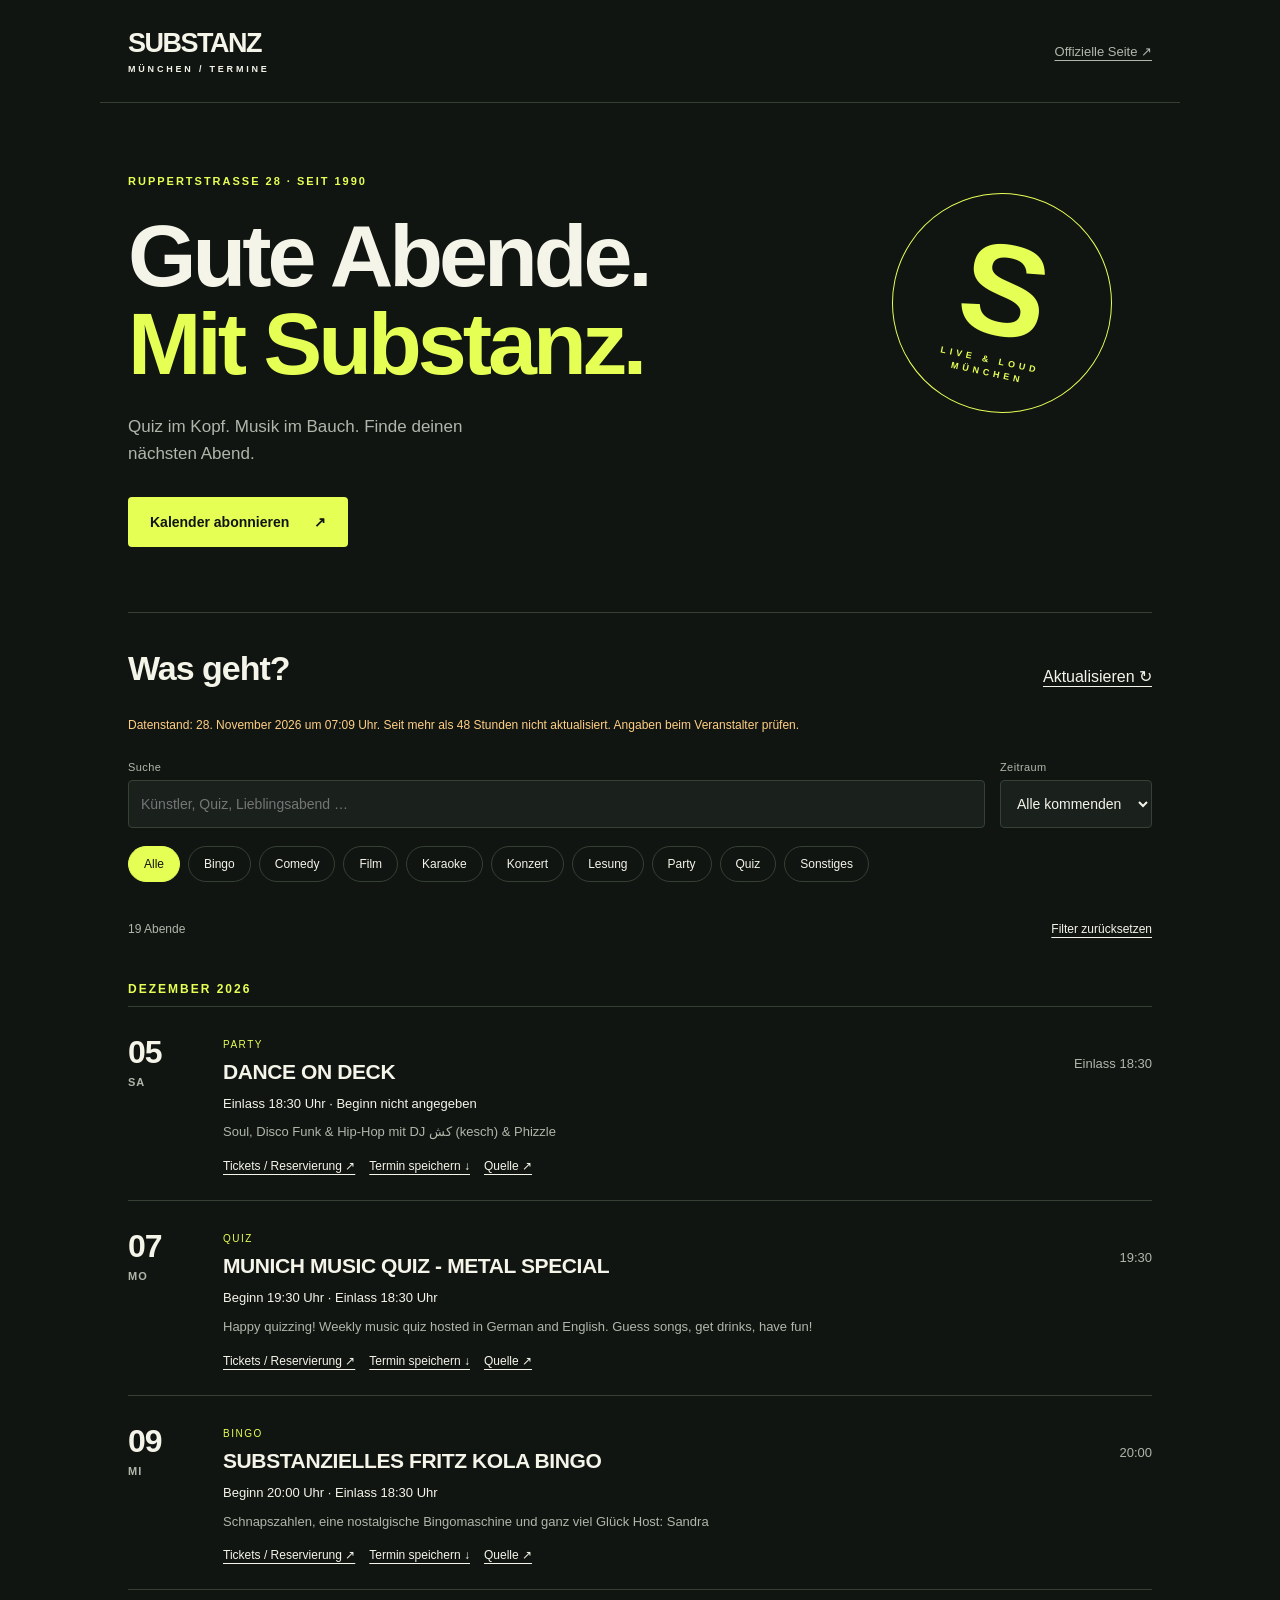
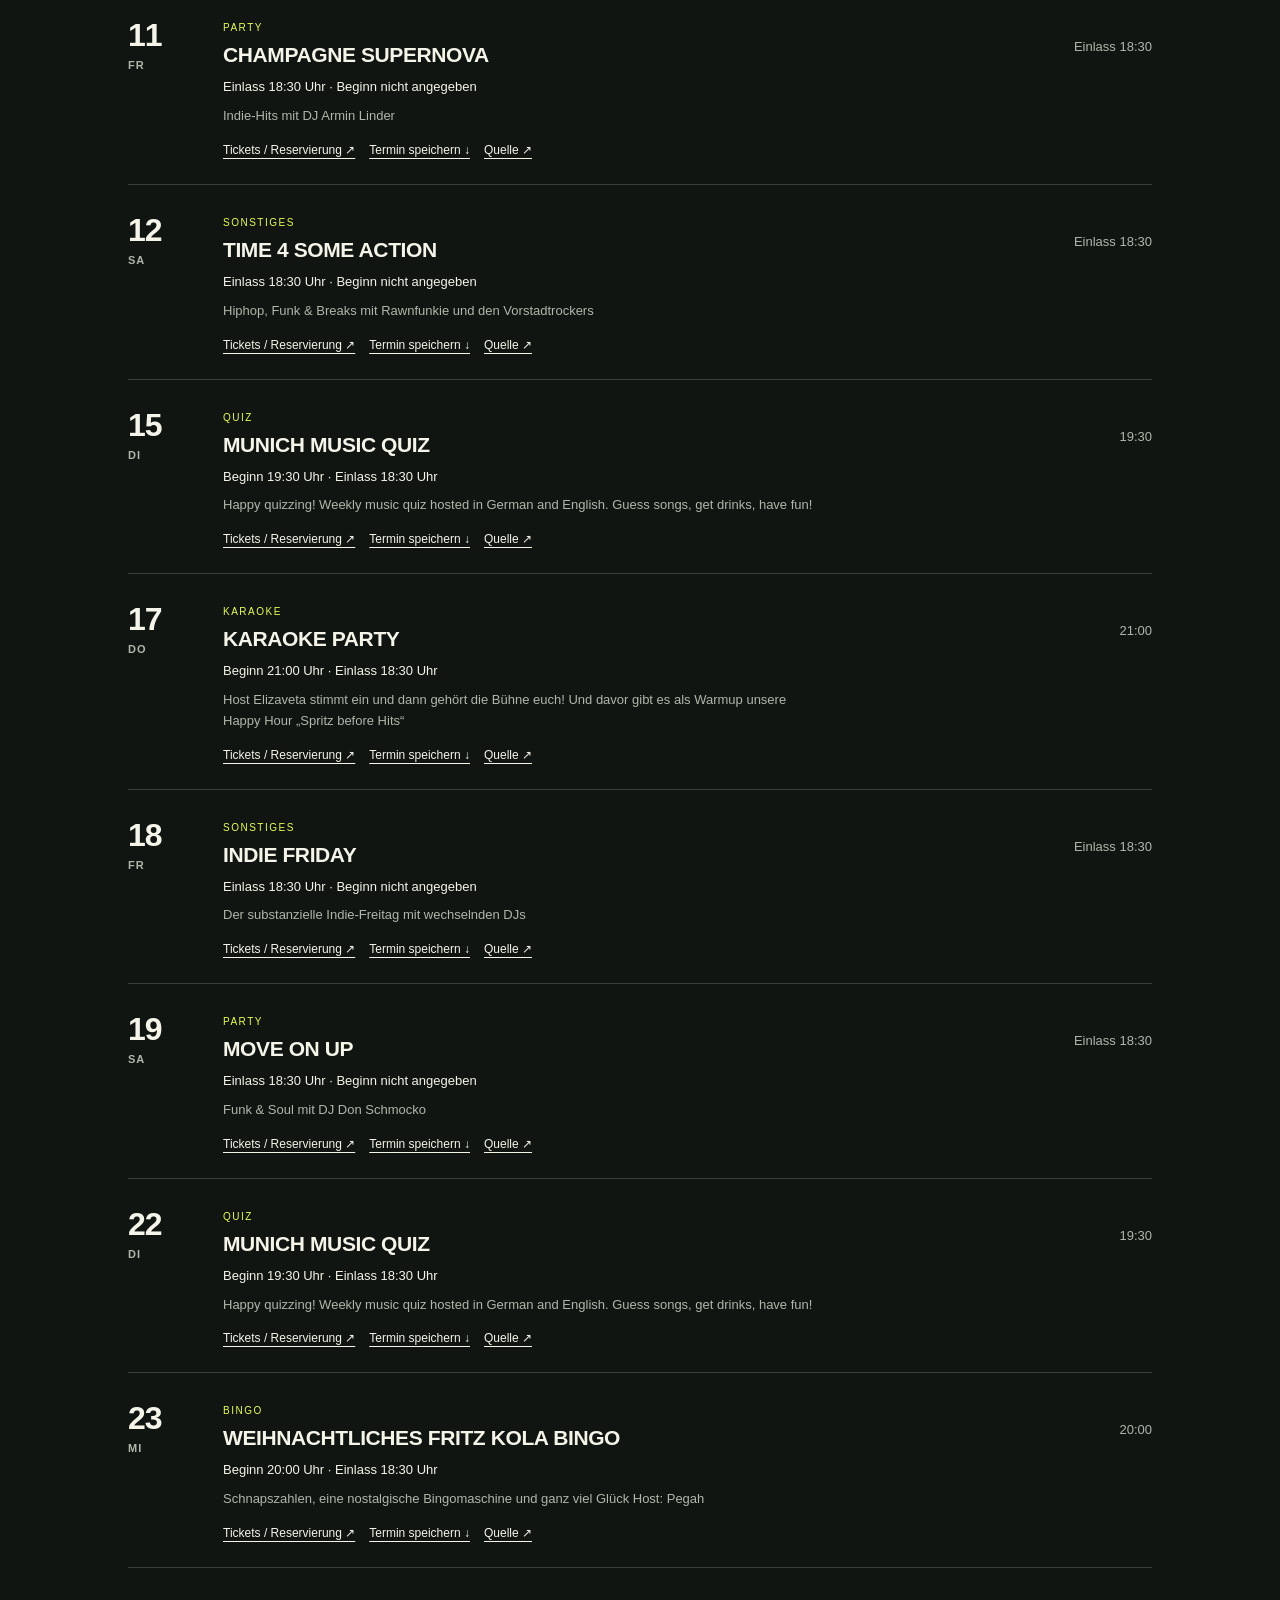
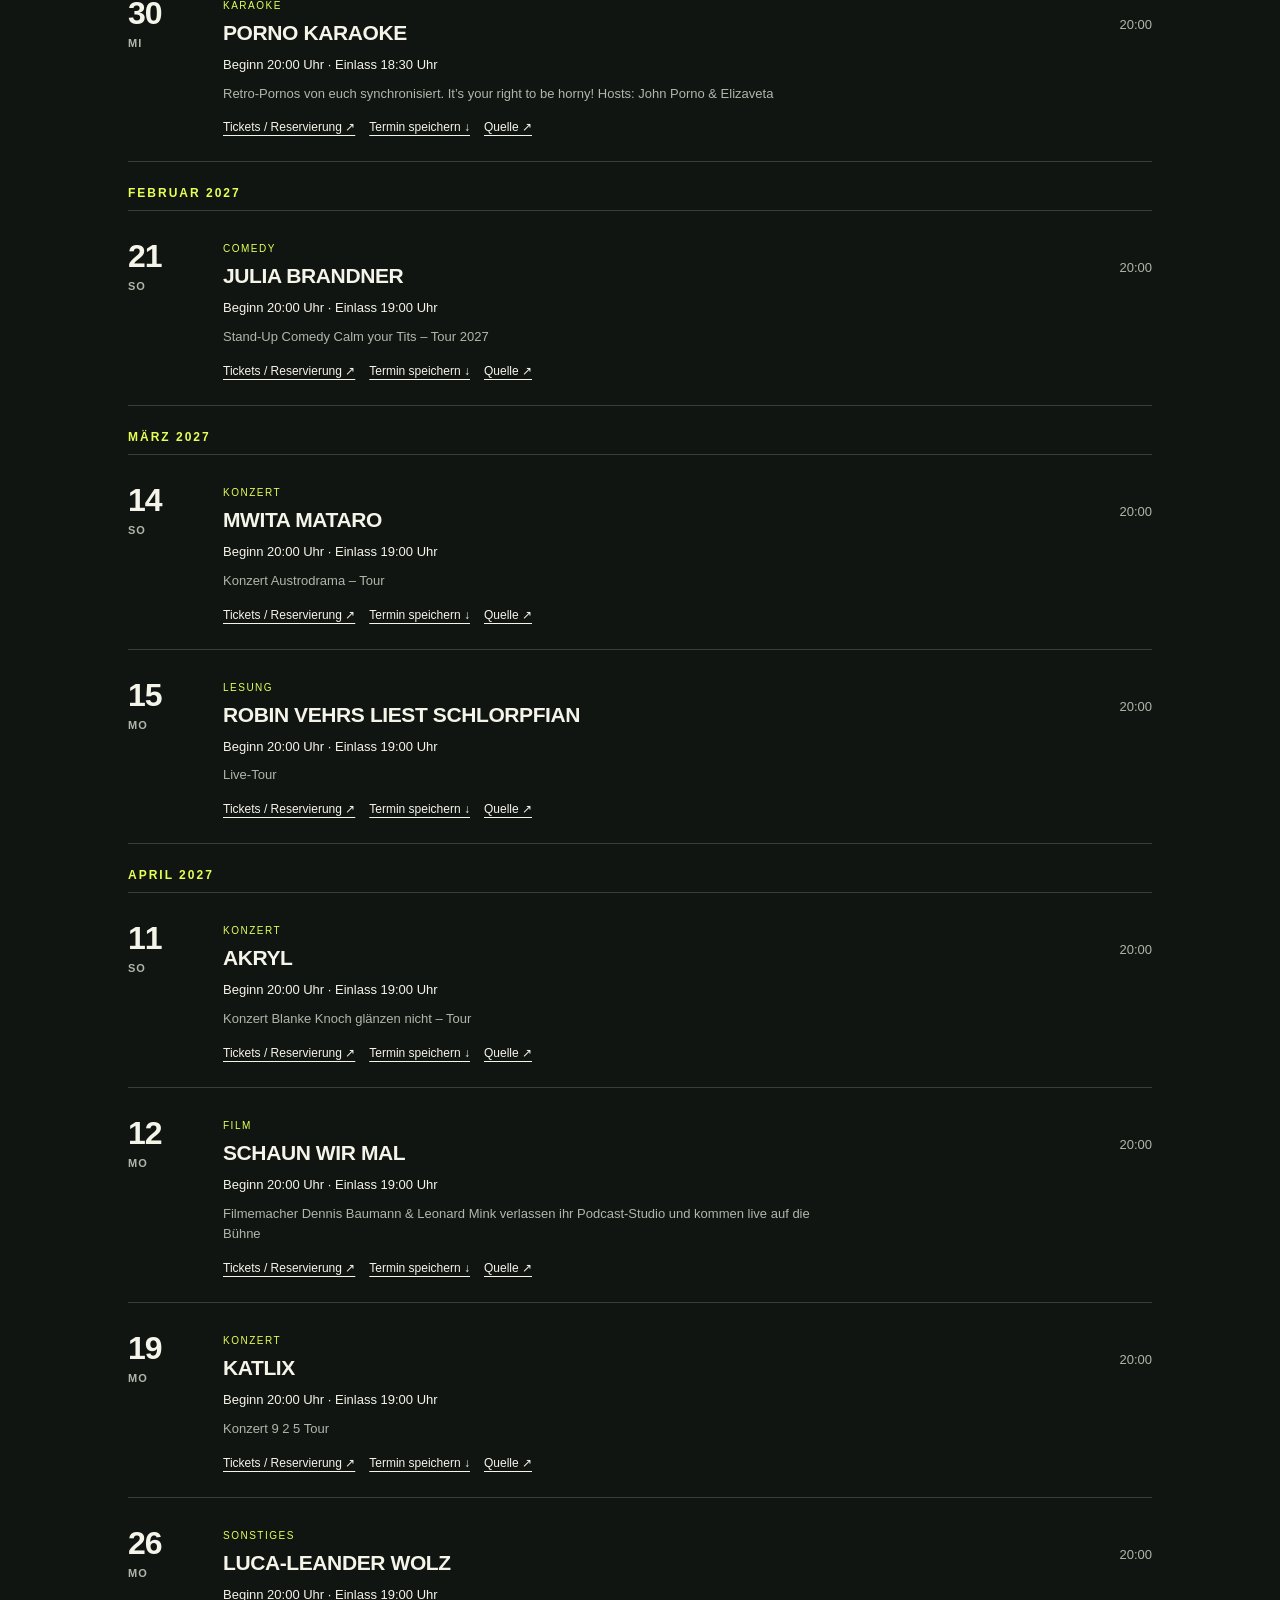
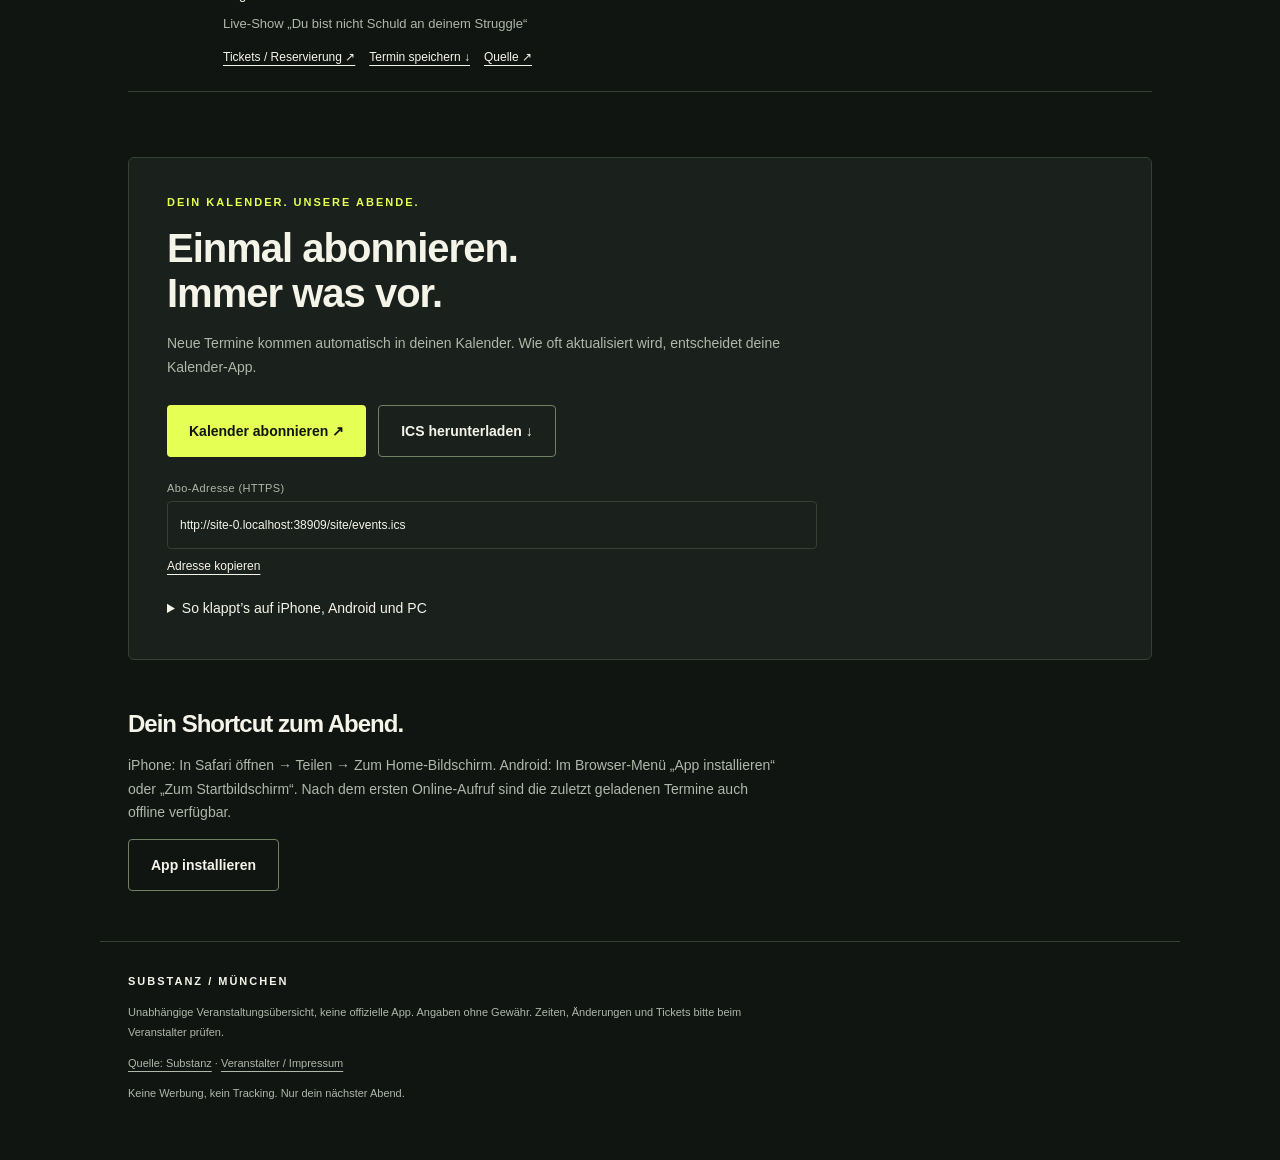
<file: site/index.html>
<!doctype html>
<html lang="de">
<head>
  <meta charset="utf-8"><meta name="viewport" content="width=device-width, initial-scale=1">
  <meta name="theme-color" content="#e5ff55"><meta name="description" content="Dein Abend in der Substanz München. Termine finden, filtern und im Kalender abonnieren.">
  <link rel="manifest" href="./manifest.webmanifest"><link rel="icon" href="./icons/icon-192.png"><link rel="apple-touch-icon" href="./icons/apple-touch-icon.png">
  <link rel="stylesheet" href="./style.css"><script src="./calendar.js" defer></script><script src="./app.js" defer></script>
  <title>Substanz · Dein nächster Abend</title>
</head>
<body>
<header><a class="wordmark" href="./" aria-label="Substanz Startseite">SUBSTANZ<span>MÜNCHEN / TERMINE</span></a><a class="official" href="https://substanz-club.com/alle-events" target="_blank" rel="noopener">Offizielle Seite ↗</a></header>
<main>
  <section class="hero"><div class="eyebrow">RUPPERTSTRASSE 28 · SEIT 1990</div><h1>Gute Abende.<br><span>Mit Substanz.</span></h1><p>Quiz im Kopf. Musik im Bauch. Finde deinen nächsten Abend.</p><a class="button primary" href="#kalender">Kalender abonnieren <span>↗</span></a><div class="orbit" aria-hidden="true">S<span>LIVE & LOUD<br>MÜNCHEN</span></div></section>
  <section class="programme" aria-labelledby="program-title">
    <div class="section-head"><h2 id="program-title">Was geht?</h2><button id="refresh" type="button">Aktualisieren ↻</button></div>
    <p id="status" class="status" role="status">Veranstaltungen werden geladen …</p>
    <div class="filters"><label class="search">Suche<input id="query" type="search" placeholder="Künstler, Quiz, Lieblingsabend …"></label><label>Zeitraum<select id="range"><option value="all">Alle kommenden</option><option value="today">Heute</option><option value="week">Nächste 7 Tage</option><option value="month">Nächste 30 Tage</option><option value="past">Vergangene</option></select></label></div>
    <div id="categories" class="chips" role="group" aria-label="Veranstaltungsart"></div>
    <div class="result-line"><span id="count" aria-live="polite"></span><button id="reset" type="button">Filter zurücksetzen</button></div>
    <div id="events" aria-live="polite"></div>
    <noscript>Bitte JavaScript aktivieren. Den Kalender kannst du auch direkt als <a href="./events.ics">ICS herunterladen</a>.</noscript>
  </section>
  <section id="kalender" class="calendar"><div class="eyebrow">DEIN KALENDER. UNSERE ABENDE.</div><h2>Einmal abonnieren.<br>Immer was vor.</h2><p>Neue Termine kommen automatisch in deinen Kalender. Wie oft aktualisiert wird, entscheidet deine Kalender-App.</p><div class="actions"><a id="subscribe" class="button primary" href="webcal://juju089.github.io/substanz-events/events.ics">Kalender abonnieren ↗</a><a class="button secondary" href="./events.ics" download="substanz.ics">ICS herunterladen ↓</a></div><label class="feed-label">Abo-Adresse (HTTPS)<input id="feed" readonly aria-label="Kalender-Abo-Adresse"></label><button id="copy" type="button">Adresse kopieren</button><p id="copy-status" role="status"></p><details><summary>So klappt’s auf iPhone, Android und PC</summary><p>iPhone: „Kalender abonnieren“ öffnen und das Abo bestätigen. Falls nötig: Kalender-App → Kalender → Hinzufügen → Kalenderabonnement hinzufügen; die HTTPS-Adresse einsetzen. Android / Google Kalender: Am PC Google Kalender öffnen → Weitere Kalender + → Per URL → HTTPS-Adresse einfügen. Outlook: Kalender hinzufügen → Aus dem Internet abonnieren. Ein ICS-Download importiert nur den aktuellen Stand und ist kein Abo.</p></details></section>
  <section class="install"><h2>Dein Shortcut zum Abend.</h2><p>iPhone: In Safari öffnen → Teilen → Zum Home-Bildschirm. Android: Im Browser-Menü „App installieren“ oder „Zum Startbildschirm“. Nach dem ersten Online-Aufruf sind die zuletzt geladenen Termine auch offline verfügbar.</p><button id="install" hidden class="button secondary" type="button">App installieren</button></section>
</main>
<footer><strong>SUBSTANZ / MÜNCHEN</strong><p>Unabhängige Veranstaltungsübersicht, keine offizielle App. Angaben ohne Gewähr. Zeiten, Änderungen und Tickets bitte beim Veranstalter prüfen.</p><a href="https://substanz-club.com/alle-events">Quelle: Substanz</a> · <a href="https://substanz-club.com/impressum">Veranstalter / Impressum</a><p>Keine Werbung, kein Tracking. Nur dein nächster Abend.</p></footer>
</body></html>
</file>
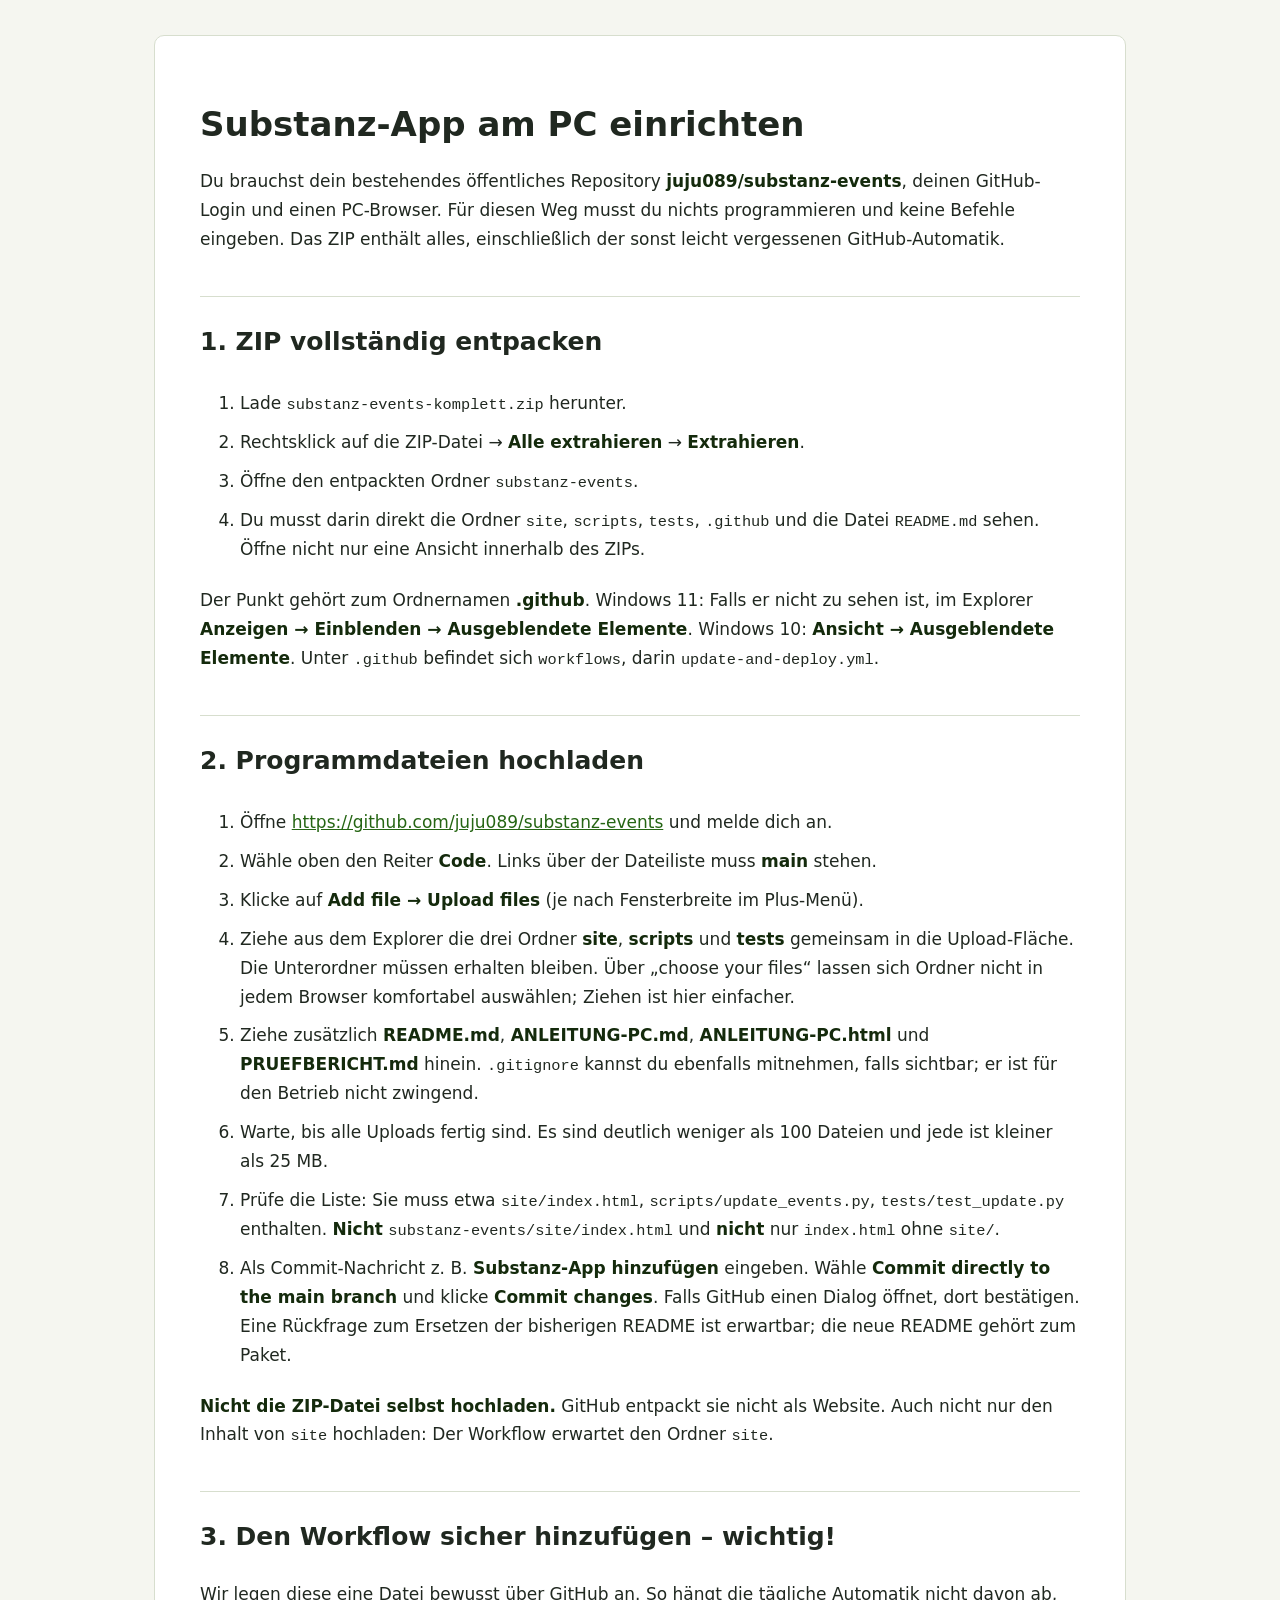
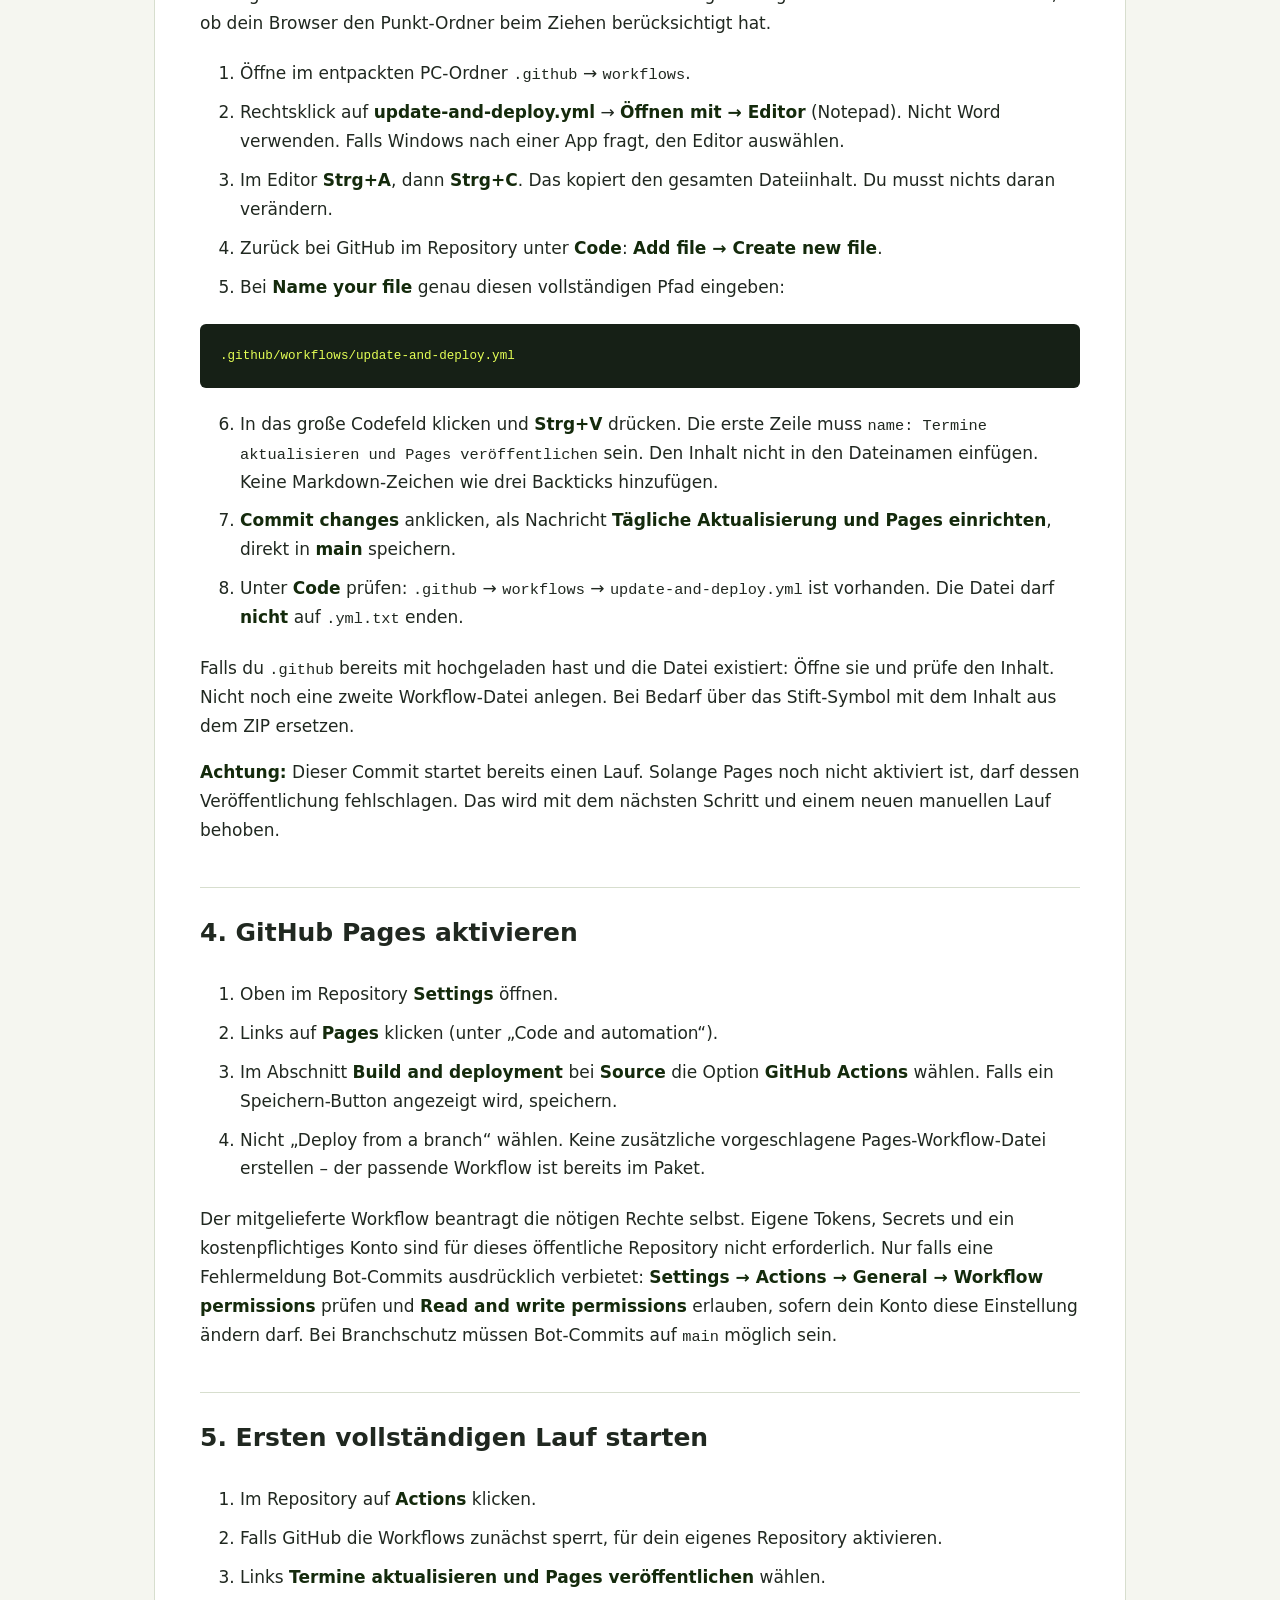
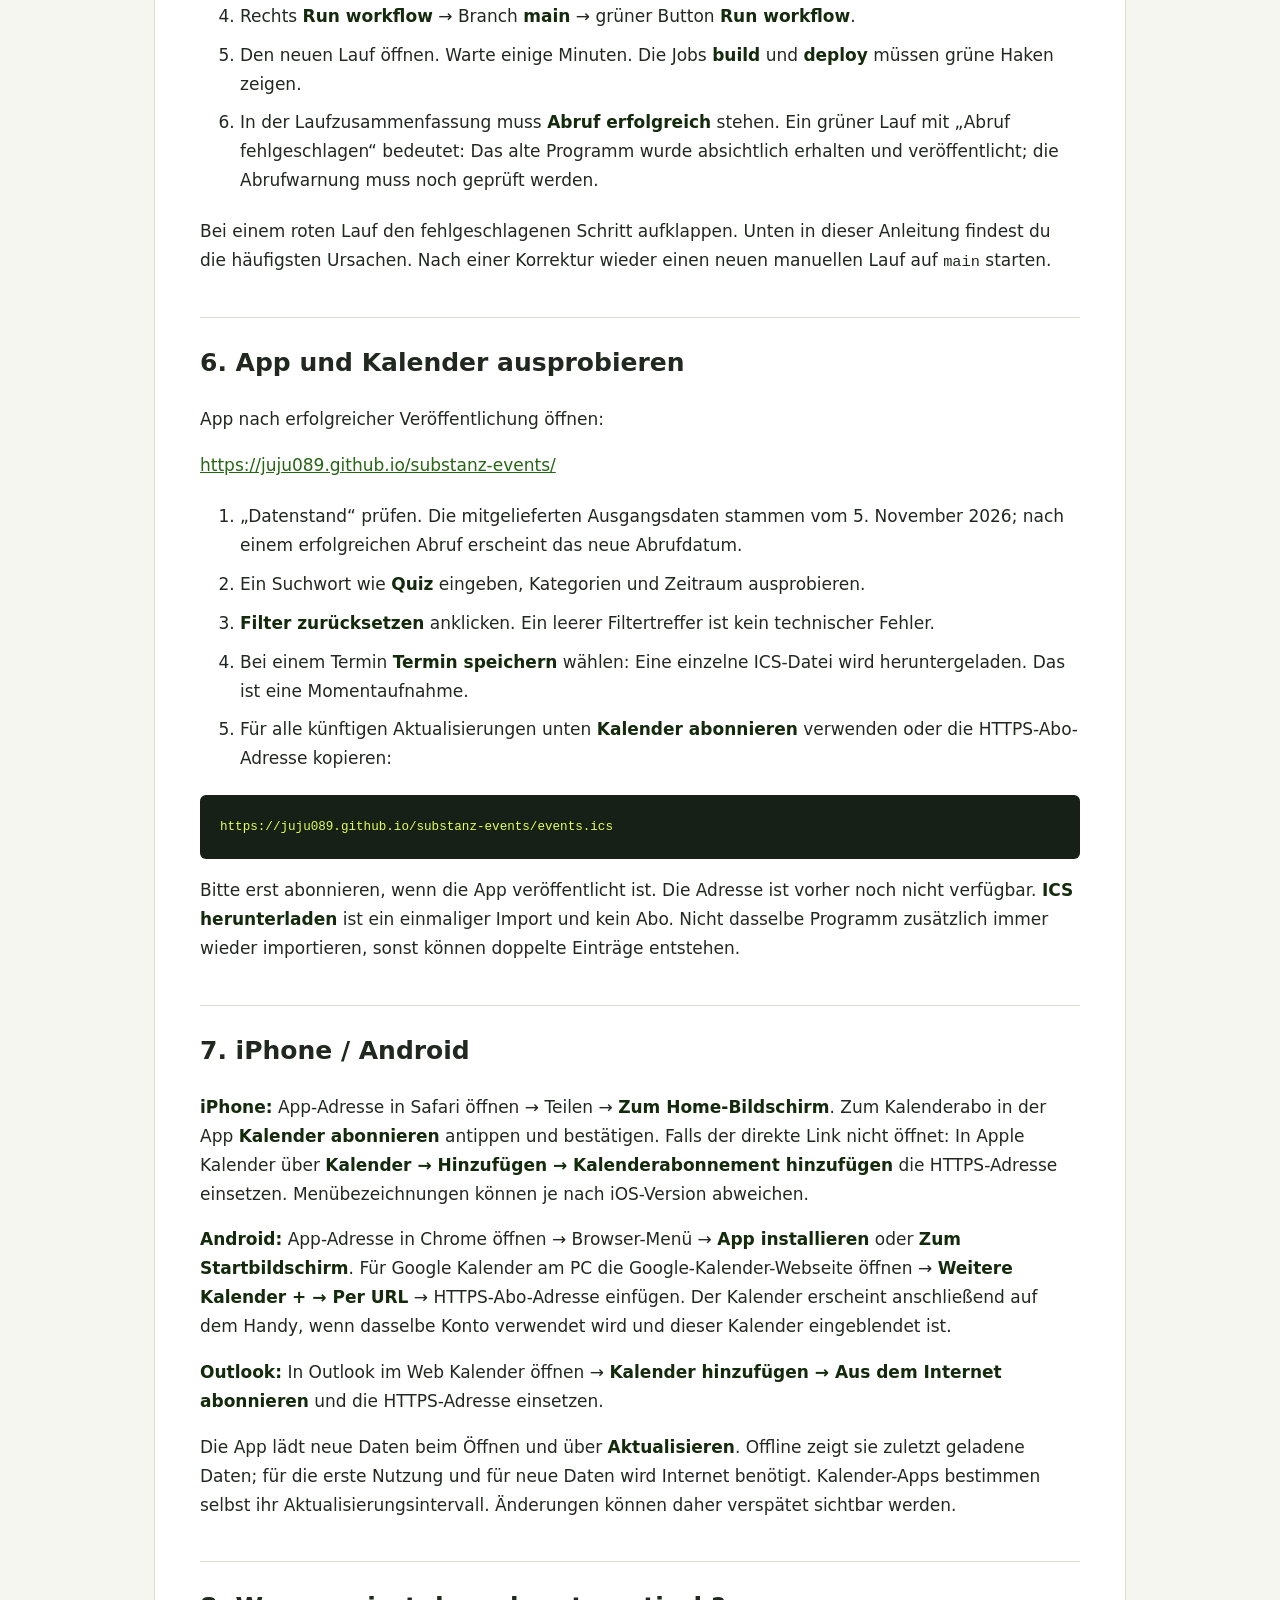
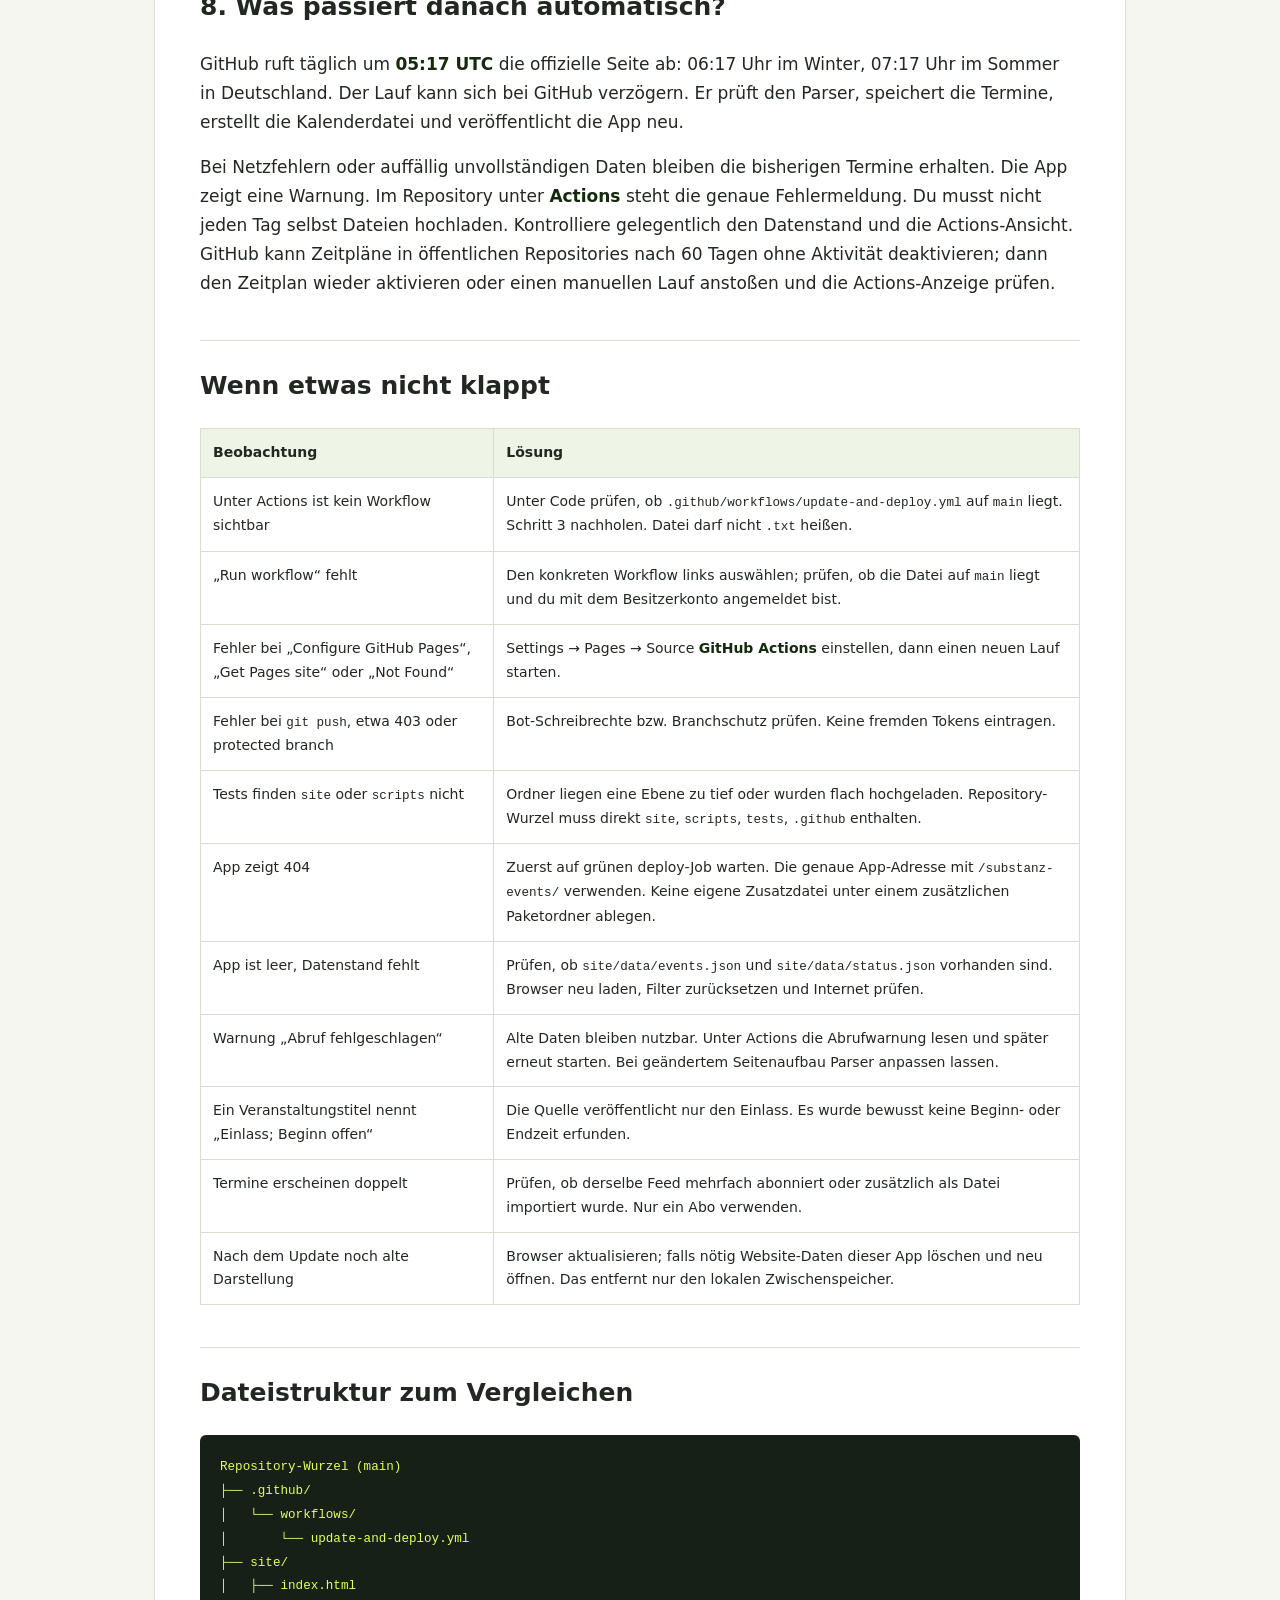
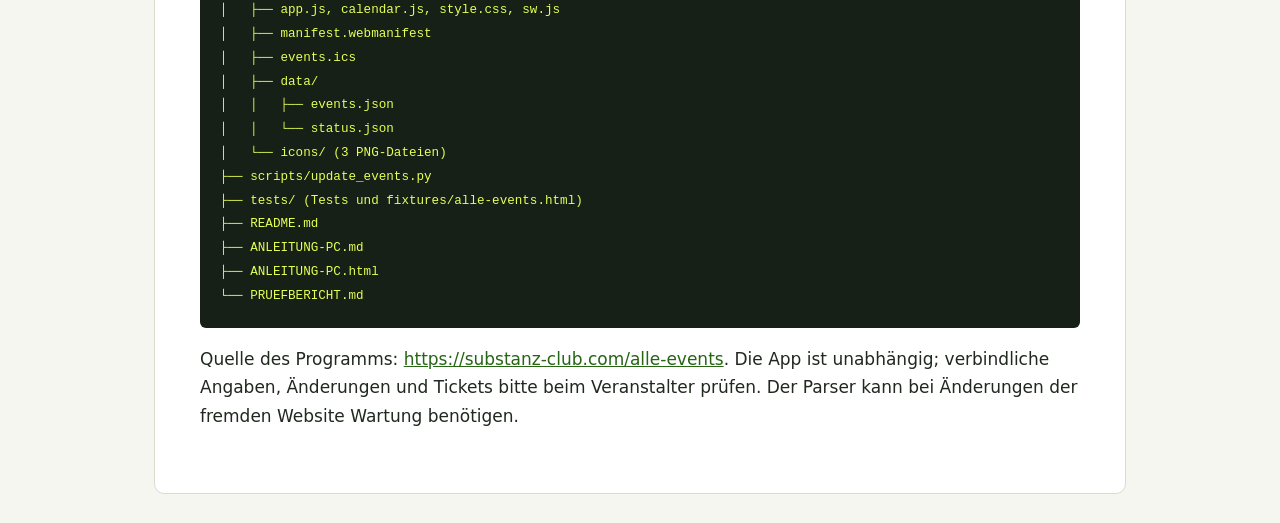
<file: ANLEITUNG-PC.html>
<!doctype html><html lang="de"><head><meta charset="utf-8"><meta name="viewport" content="width=device-width,initial-scale=1"><title>Substanz-App · PC-Anleitung</title><style>body{font:17px/1.7 system-ui,Arial,sans-serif;color:#202820;background:#f5f6f0;margin:0}main{max-width:880px;background:white;margin:35px auto;padding:45px;border:1px solid #d7dece;border-radius:10px}h1{font-size:34px;line-height:1.2}h2{margin-top:42px;font-size:25px;border-top:1px solid #d7dece;padding-top:24px}a{color:#256513;overflow-wrap:anywhere}li{padding:5px 0}pre{background:#162016;color:#e5ff55;padding:20px;overflow:auto;border-radius:6px;font-size:14px}code{font-family:Consolas,monospace;font-size:.9em}table{border-collapse:collapse;width:100%;font-size:14px}th,td{text-align:left;vertical-align:top;border:1px solid #d7dece;padding:12px}th{background:#eef4e6}strong{color:#142a0c}@media(max-width:650px){main{margin:0;padding:22px;border:0}h1{font-size:29px}table{display:block;overflow:auto}}@media print{body{background:white}main{border:0;margin:0;padding:0}h2{break-after:avoid}pre{white-space:pre-wrap;color:black;background:#eee}}</style></head><body><main><h1>Substanz-App am PC einrichten</h1>
<p>Du brauchst dein bestehendes öffentliches Repository <strong>juju089/substanz-events</strong>, deinen GitHub-Login und einen PC-Browser. Für diesen Weg musst du nichts programmieren und keine Befehle eingeben. Das ZIP enthält alles, einschließlich der sonst leicht vergessenen GitHub-Automatik.</p>
<h2>1. ZIP vollständig entpacken</h2>
<ol>
<li>Lade <code>substanz-events-komplett.zip</code> herunter.</li>
<li>Rechtsklick auf die ZIP-Datei → <strong>Alle extrahieren</strong> → <strong>Extrahieren</strong>.</li>
<li>Öffne den entpackten Ordner <code>substanz-events</code>.</li>
<li>Du musst darin direkt die Ordner <code>site</code>, <code>scripts</code>, <code>tests</code>, <code>.github</code> und die Datei <code>README.md</code> sehen. Öffne nicht nur eine Ansicht innerhalb des ZIPs.</li>
</ol>
<p>Der Punkt gehört zum Ordnernamen <strong>.github</strong>. Windows 11: Falls er nicht zu sehen ist, im Explorer <strong>Anzeigen → Einblenden → Ausgeblendete Elemente</strong>. Windows 10: <strong>Ansicht → Ausgeblendete Elemente</strong>. Unter <code>.github</code> befindet sich <code>workflows</code>, darin <code>update-and-deploy.yml</code>.</p>
<h2>2. Programmdateien hochladen</h2>
<ol>
<li>Öffne <a href="https://github.com/juju089/substanz-events">https://github.com/juju089/substanz-events</a> und melde dich an.</li>
<li>Wähle oben den Reiter <strong>Code</strong>. Links über der Dateiliste muss <strong>main</strong> stehen.</li>
<li>Klicke auf <strong>Add file → Upload files</strong> (je nach Fensterbreite im Plus-Menü).</li>
<li>Ziehe aus dem Explorer die drei Ordner <strong>site</strong>, <strong>scripts</strong> und <strong>tests</strong> gemeinsam in die Upload-Fläche. Die Unterordner müssen erhalten bleiben. Über „choose your files“ lassen sich Ordner nicht in jedem Browser komfortabel auswählen; Ziehen ist hier einfacher.</li>
<li>Ziehe zusätzlich <strong>README.md</strong>, <strong>ANLEITUNG-PC.md</strong>, <strong>ANLEITUNG-PC.html</strong> und <strong>PRUEFBERICHT.md</strong> hinein. <code>.gitignore</code> kannst du ebenfalls mitnehmen, falls sichtbar; er ist für den Betrieb nicht zwingend.</li>
<li>Warte, bis alle Uploads fertig sind. Es sind deutlich weniger als 100 Dateien und jede ist kleiner als 25 MB.</li>
<li>Prüfe die Liste: Sie muss etwa <code>site/index.html</code>, <code>scripts/update_events.py</code>, <code>tests/test_update.py</code> enthalten. <strong>Nicht</strong> <code>substanz-events/site/index.html</code> und <strong>nicht</strong> nur <code>index.html</code> ohne <code>site/</code>.</li>
<li>Als Commit-Nachricht z. B. <strong>Substanz-App hinzufügen</strong> eingeben. Wähle <strong>Commit directly to the main branch</strong> und klicke <strong>Commit changes</strong>. Falls GitHub einen Dialog öffnet, dort bestätigen. Eine Rückfrage zum Ersetzen der bisherigen README ist erwartbar; die neue README gehört zum Paket.</li>
</ol>
<p><strong>Nicht die ZIP-Datei selbst hochladen.</strong> GitHub entpackt sie nicht als Website. Auch nicht nur den Inhalt von <code>site</code> hochladen: Der Workflow erwartet den Ordner <code>site</code>.</p>
<h2>3. Den Workflow sicher hinzufügen – wichtig!</h2>
<p>Wir legen diese eine Datei bewusst über GitHub an. So hängt die tägliche Automatik nicht davon ab, ob dein Browser den Punkt-Ordner beim Ziehen berücksichtigt hat.</p>
<ol>
<li>Öffne im entpackten PC-Ordner <code>.github</code> → <code>workflows</code>.</li>
<li>Rechtsklick auf <strong>update-and-deploy.yml</strong> → <strong>Öffnen mit → Editor</strong> (Notepad). Nicht Word verwenden. Falls Windows nach einer App fragt, den Editor auswählen.</li>
<li>Im Editor <strong>Strg+A</strong>, dann <strong>Strg+C</strong>. Das kopiert den gesamten Dateiinhalt. Du musst nichts daran verändern.</li>
<li>Zurück bei GitHub im Repository unter <strong>Code</strong>: <strong>Add file → Create new file</strong>.</li>
<li>Bei <strong>Name your file</strong> genau diesen vollständigen Pfad eingeben:</li>
</ol>
<pre><code class="language-text">.github/workflows/update-and-deploy.yml
</code></pre>
<ol start="6">
<li>In das große Codefeld klicken und <strong>Strg+V</strong> drücken. Die erste Zeile muss <code>name: Termine aktualisieren und Pages veröffentlichen</code> sein. Den Inhalt nicht in den Dateinamen einfügen. Keine Markdown-Zeichen wie drei Backticks hinzufügen.</li>
<li><strong>Commit changes</strong> anklicken, als Nachricht <strong>Tägliche Aktualisierung und Pages einrichten</strong>, direkt in <strong>main</strong> speichern.</li>
<li>Unter <strong>Code</strong> prüfen: <code>.github</code> → <code>workflows</code> → <code>update-and-deploy.yml</code> ist vorhanden. Die Datei darf <strong>nicht</strong> auf <code>.yml.txt</code> enden.</li>
</ol>
<p>Falls du <code>.github</code> bereits mit hochgeladen hast und die Datei existiert: Öffne sie und prüfe den Inhalt. Nicht noch eine zweite Workflow-Datei anlegen. Bei Bedarf über das Stift-Symbol mit dem Inhalt aus dem ZIP ersetzen.</p>
<p><strong>Achtung:</strong> Dieser Commit startet bereits einen Lauf. Solange Pages noch nicht aktiviert ist, darf dessen Veröffentlichung fehlschlagen. Das wird mit dem nächsten Schritt und einem neuen manuellen Lauf behoben.</p>
<h2>4. GitHub Pages aktivieren</h2>
<ol>
<li>Oben im Repository <strong>Settings</strong> öffnen.</li>
<li>Links auf <strong>Pages</strong> klicken (unter „Code and automation“).</li>
<li>Im Abschnitt <strong>Build and deployment</strong> bei <strong>Source</strong> die Option <strong>GitHub Actions</strong> wählen. Falls ein Speichern-Button angezeigt wird, speichern.</li>
<li>Nicht „Deploy from a branch“ wählen. Keine zusätzliche vorgeschlagene Pages-Workflow-Datei erstellen – der passende Workflow ist bereits im Paket.</li>
</ol>
<p>Der mitgelieferte Workflow beantragt die nötigen Rechte selbst. Eigene Tokens, Secrets und ein kostenpflichtiges Konto sind für dieses öffentliche Repository nicht erforderlich. Nur falls eine Fehlermeldung Bot-Commits ausdrücklich verbietet: <strong>Settings → Actions → General → Workflow permissions</strong> prüfen und <strong>Read and write permissions</strong> erlauben, sofern dein Konto diese Einstellung ändern darf. Bei Branchschutz müssen Bot-Commits auf <code>main</code> möglich sein.</p>
<h2>5. Ersten vollständigen Lauf starten</h2>
<ol>
<li>Im Repository auf <strong>Actions</strong> klicken.</li>
<li>Falls GitHub die Workflows zunächst sperrt, für dein eigenes Repository aktivieren.</li>
<li>Links <strong>Termine aktualisieren und Pages veröffentlichen</strong> wählen.</li>
<li>Rechts <strong>Run workflow</strong> → Branch <strong>main</strong> → grüner Button <strong>Run workflow</strong>.</li>
<li>Den neuen Lauf öffnen. Warte einige Minuten. Die Jobs <strong>build</strong> und <strong>deploy</strong> müssen grüne Haken zeigen.</li>
<li>In der Laufzusammenfassung muss <strong>Abruf erfolgreich</strong> stehen. Ein grüner Lauf mit „Abruf fehlgeschlagen“ bedeutet: Das alte Programm wurde absichtlich erhalten und veröffentlicht; die Abrufwarnung muss noch geprüft werden.</li>
</ol>
<p>Bei einem roten Lauf den fehlgeschlagenen Schritt aufklappen. Unten in dieser Anleitung findest du die häufigsten Ursachen. Nach einer Korrektur wieder einen neuen manuellen Lauf auf <code>main</code> starten.</p>
<h2>6. App und Kalender ausprobieren</h2>
<p>App nach erfolgreicher Veröffentlichung öffnen:</p>
<p><a href="https://juju089.github.io/substanz-events/">https://juju089.github.io/substanz-events/</a></p>
<ol>
<li>„Datenstand“ prüfen. Die mitgelieferten Ausgangsdaten stammen vom 5. November 2026; nach einem erfolgreichen Abruf erscheint das neue Abrufdatum.</li>
<li>Ein Suchwort wie <strong>Quiz</strong> eingeben, Kategorien und Zeitraum ausprobieren.</li>
<li><strong>Filter zurücksetzen</strong> anklicken. Ein leerer Filtertreffer ist kein technischer Fehler.</li>
<li>Bei einem Termin <strong>Termin speichern</strong> wählen: Eine einzelne ICS-Datei wird heruntergeladen. Das ist eine Momentaufnahme.</li>
<li>Für alle künftigen Aktualisierungen unten <strong>Kalender abonnieren</strong> verwenden oder die HTTPS-Abo-Adresse kopieren:</li>
</ol>
<pre><code class="language-text">https://juju089.github.io/substanz-events/events.ics
</code></pre>
<p>Bitte erst abonnieren, wenn die App veröffentlicht ist. Die Adresse ist vorher noch nicht verfügbar. <strong>ICS herunterladen</strong> ist ein einmaliger Import und kein Abo. Nicht dasselbe Programm zusätzlich immer wieder importieren, sonst können doppelte Einträge entstehen.</p>
<h2>7. iPhone / Android</h2>
<p><strong>iPhone:</strong> App-Adresse in Safari öffnen → Teilen → <strong>Zum Home-Bildschirm</strong>. Zum Kalenderabo in der App <strong>Kalender abonnieren</strong> antippen und bestätigen. Falls der direkte Link nicht öffnet: In Apple Kalender über <strong>Kalender → Hinzufügen → Kalenderabonnement hinzufügen</strong> die HTTPS-Adresse einsetzen. Menübezeichnungen können je nach iOS-Version abweichen.</p>
<p><strong>Android:</strong> App-Adresse in Chrome öffnen → Browser-Menü → <strong>App installieren</strong> oder <strong>Zum Startbildschirm</strong>. Für Google Kalender am PC die Google-Kalender-Webseite öffnen → <strong>Weitere Kalender + → Per URL</strong> → HTTPS-Abo-Adresse einfügen. Der Kalender erscheint anschließend auf dem Handy, wenn dasselbe Konto verwendet wird und dieser Kalender eingeblendet ist.</p>
<p><strong>Outlook:</strong> In Outlook im Web Kalender öffnen → <strong>Kalender hinzufügen → Aus dem Internet abonnieren</strong> und die HTTPS-Adresse einsetzen.</p>
<p>Die App lädt neue Daten beim Öffnen und über <strong>Aktualisieren</strong>. Offline zeigt sie zuletzt geladene Daten; für die erste Nutzung und für neue Daten wird Internet benötigt. Kalender-Apps bestimmen selbst ihr Aktualisierungsintervall. Änderungen können daher verspätet sichtbar werden.</p>
<h2>8. Was passiert danach automatisch?</h2>
<p>GitHub ruft täglich um <strong>05:17 UTC</strong> die offizielle Seite ab: 06:17 Uhr im Winter, 07:17 Uhr im Sommer in Deutschland. Der Lauf kann sich bei GitHub verzögern. Er prüft den Parser, speichert die Termine, erstellt die Kalenderdatei und veröffentlicht die App neu.</p>
<p>Bei Netzfehlern oder auffällig unvollständigen Daten bleiben die bisherigen Termine erhalten. Die App zeigt eine Warnung. Im Repository unter <strong>Actions</strong> steht die genaue Fehlermeldung. Du musst nicht jeden Tag selbst Dateien hochladen. Kontrolliere gelegentlich den Datenstand und die Actions-Ansicht. GitHub kann Zeitpläne in öffentlichen Repositories nach 60 Tagen ohne Aktivität deaktivieren; dann den Zeitplan wieder aktivieren oder einen manuellen Lauf anstoßen und die Actions-Anzeige prüfen.</p>
<h2>Wenn etwas nicht klappt</h2>
<table>
<thead>
<tr>
<th>Beobachtung</th>
<th>Lösung</th>
</tr>
</thead>
<tbody><tr>
<td>Unter Actions ist kein Workflow sichtbar</td>
<td>Unter Code prüfen, ob <code>.github/workflows/update-and-deploy.yml</code> auf <code>main</code> liegt. Schritt 3 nachholen. Datei darf nicht <code>.txt</code> heißen.</td>
</tr>
<tr>
<td>„Run workflow“ fehlt</td>
<td>Den konkreten Workflow links auswählen; prüfen, ob die Datei auf <code>main</code> liegt und du mit dem Besitzerkonto angemeldet bist.</td>
</tr>
<tr>
<td>Fehler bei „Configure GitHub Pages“, „Get Pages site“ oder „Not Found“</td>
<td>Settings → Pages → Source <strong>GitHub Actions</strong> einstellen, dann einen neuen Lauf starten.</td>
</tr>
<tr>
<td>Fehler bei <code>git push</code>, etwa 403 oder protected branch</td>
<td>Bot-Schreibrechte bzw. Branchschutz prüfen. Keine fremden Tokens eintragen.</td>
</tr>
<tr>
<td>Tests finden <code>site</code> oder <code>scripts</code> nicht</td>
<td>Ordner liegen eine Ebene zu tief oder wurden flach hochgeladen. Repository-Wurzel muss direkt <code>site</code>, <code>scripts</code>, <code>tests</code>, <code>.github</code> enthalten.</td>
</tr>
<tr>
<td>App zeigt 404</td>
<td>Zuerst auf grünen deploy-Job warten. Die genaue App-Adresse mit <code>/substanz-events/</code> verwenden. Keine eigene Zusatzdatei unter einem zusätzlichen Paketordner ablegen.</td>
</tr>
<tr>
<td>App ist leer, Datenstand fehlt</td>
<td>Prüfen, ob <code>site/data/events.json</code> und <code>site/data/status.json</code> vorhanden sind. Browser neu laden, Filter zurücksetzen und Internet prüfen.</td>
</tr>
<tr>
<td>Warnung „Abruf fehlgeschlagen“</td>
<td>Alte Daten bleiben nutzbar. Unter Actions die Abrufwarnung lesen und später erneut starten. Bei geändertem Seitenaufbau Parser anpassen lassen.</td>
</tr>
<tr>
<td>Ein Veranstaltungstitel nennt „Einlass; Beginn offen“</td>
<td>Die Quelle veröffentlicht nur den Einlass. Es wurde bewusst keine Beginn- oder Endzeit erfunden.</td>
</tr>
<tr>
<td>Termine erscheinen doppelt</td>
<td>Prüfen, ob derselbe Feed mehrfach abonniert oder zusätzlich als Datei importiert wurde. Nur ein Abo verwenden.</td>
</tr>
<tr>
<td>Nach dem Update noch alte Darstellung</td>
<td>Browser aktualisieren; falls nötig Website-Daten dieser App löschen und neu öffnen. Das entfernt nur den lokalen Zwischenspeicher.</td>
</tr>
</tbody></table>
<h2>Dateistruktur zum Vergleichen</h2>
<pre><code class="language-text">Repository-Wurzel (main)
├── .github/
│   └── workflows/
│       └── update-and-deploy.yml
├── site/
│   ├── index.html
│   ├── app.js, calendar.js, style.css, sw.js
│   ├── manifest.webmanifest
│   ├── events.ics
│   ├── data/
│   │   ├── events.json
│   │   └── status.json
│   └── icons/ (3 PNG-Dateien)
├── scripts/update_events.py
├── tests/ (Tests und fixtures/alle-events.html)
├── README.md
├── ANLEITUNG-PC.md
├── ANLEITUNG-PC.html
└── PRUEFBERICHT.md
</code></pre>
<p>Quelle des Programms: <a href="https://substanz-club.com/alle-events">https://substanz-club.com/alle-events</a>. Die App ist unabhängig; verbindliche Angaben, Änderungen und Tickets bitte beim Veranstalter prüfen. Der Parser kann bei Änderungen der fremden Website Wartung benötigen.</p>
</main></body></html>
</file>
<file: site/style.css>
:root{color-scheme:dark;--bg:#111512;--panel:#1a201b;--ink:#f4f4e9;--muted:#afb7aa;--lime:#e5ff55;--line:#364034;font-family:Arial,Helvetica,sans-serif}*{box-sizing:border-box}html{scroll-behavior:smooth}body{margin:0;background:var(--bg);color:var(--ink)}a{color:inherit;text-underline-offset:4px}button,input,select{font:inherit}button,a.button{cursor:pointer}button{color:var(--ink);background:none;border:0;text-decoration:underline;text-underline-offset:4px;padding:10px 0}button:disabled{opacity:.6}a:focus-visible,button:focus-visible,input:focus-visible,select:focus-visible,summary:focus-visible{outline:3px solid var(--lime);outline-offset:4px}header,main,footer{max-width:1080px;margin:auto}header{display:flex;justify-content:space-between;align-items:center;padding:28px 28px;border-bottom:1px solid var(--line)}.wordmark{font-weight:900;font-size:27px;letter-spacing:-1.5px;text-decoration:none}.wordmark span{display:block;font-size:9px;letter-spacing:2.8px;margin-top:5px}.official{font-size:13px;color:var(--muted)}main{padding:0 28px}.hero{position:relative;padding:72px 0 65px;overflow:hidden}.eyebrow{font-size:11px;letter-spacing:2px;font-weight:bold;color:var(--lime)}h1{font-size:clamp(48px,8vw,88px);line-height:1;letter-spacing:-4px;margin:25px 0}h1 span{color:var(--lime)}.hero p{color:var(--muted);font-size:17px;max-width:400px;line-height:1.6;margin-bottom:30px}.button{display:inline-flex;align-items:center;justify-content:space-between;gap:25px;font-size:14px;font-weight:bold;border-radius:4px;padding:17px 22px;text-decoration:none;min-height:48px}.primary{background:var(--lime);color:#111512}.secondary{border:1px solid #718164;color:var(--ink)}.orbit{position:absolute;right:40px;top:90px;width:220px;height:220px;border:1px solid var(--lime);border-radius:50%;display:grid;place-content:center;text-align:center;transform:rotate(12deg);font-size:130px;font-weight:900;color:var(--lime);line-height:1}.orbit span{font-size:9px;letter-spacing:4px;line-height:1.5}.programme{border-top:1px solid var(--line);padding-top:36px}.section-head{display:flex;align-items:center;justify-content:space-between}h2{font-size:34px;letter-spacing:-1px;margin:0 0 16px}.status{color:var(--muted);font-size:12px;line-height:1.6}.status.warning{color:#ffcf83}.filters{display:flex;gap:15px;margin:25px 0 18px}label{display:flex;flex-direction:column;gap:7px;font-size:11px;color:var(--muted);letter-spacing:.4px}.search{flex:1}input,select{border:1px solid var(--line);border-radius:4px;background:var(--panel);color:var(--ink);min-height:48px;padding:12px;width:100%;font-size:14px}.chips{display:flex;gap:8px;flex-wrap:wrap;margin:18px 0}.chips button{padding:10px 15px;border:1px solid var(--line);border-radius:30px;text-decoration:none;font-size:12px}.chips button[aria-pressed=true]{background:var(--lime);border-color:var(--lime);color:#111512}.result-line{display:flex;justify-content:space-between;align-items:center;color:var(--muted);font-size:12px;padding:12px 0}.month{font-size:12px;font-weight:bold;letter-spacing:2px;text-transform:uppercase;color:var(--lime);padding:24px 0 10px;border-bottom:1px solid var(--line)}.event{display:grid;grid-template-columns:75px 1fr auto;gap:20px;padding:27px 0;border-bottom:1px solid var(--line)}.day{font-size:32px;font-weight:bold;letter-spacing:-1px}.day small{display:block;color:var(--muted);font-size:11px;letter-spacing:1px;margin-top:5px;text-transform:uppercase}.tag{font-size:10px;letter-spacing:1.5px;text-transform:uppercase;color:var(--lime)}.event h3{margin:8px 0 10px;font-size:21px;letter-spacing:-.4px}.event p{font-size:13px;line-height:1.6;color:var(--muted);max-width:600px;margin:8px 0}.times{color:var(--ink)!important}.event-links{display:flex;flex-wrap:wrap;gap:14px;font-size:12px;margin-top:16px;align-items:center}.event-links button{padding:0;font-size:12px}.event-side{font-size:13px;color:var(--muted);padding-top:22px}.empty{padding:40px 0;line-height:1.7}.calendar{margin:65px 0 0;padding:38px;background:var(--panel);border:1px solid var(--line);border-radius:6px}.calendar h2{font-size:40px;margin-top:18px}.calendar p,.install p,details{font-size:14px;line-height:1.7;color:var(--muted);max-width:650px}.actions{display:flex;flex-wrap:wrap;gap:12px;margin:25px 0}.feed-label{max-width:650px}.feed-label input{font-size:12px}#copy{font-size:12px}summary{cursor:pointer;color:var(--ink)}.install{padding:50px 0}.install h2{font-size:24px}footer{border-top:1px solid var(--line);padding:30px 28px 45px;color:var(--muted);font-size:11px;line-height:1.8}footer strong{color:var(--ink);letter-spacing:2px}footer p{max-width:650px}@media(max-width:760px){.orbit{right:8px;top:60px;width:130px;height:130px;font-size:75px;opacity:.4}.orbit span{font-size:6px;letter-spacing:2px}.hero h1,.hero p,.hero .button{position:relative;z-index:1}.hero{padding:50px 0}.event{grid-template-columns:48px 1fr;gap:16px}.event-side{display:none}.event h3{font-size:19px}.day{font-size:27px}.calendar{padding:25px}.calendar h2{font-size:32px}}@media(max-width:440px){header{padding:22px 20px}.official{font-size:11px}main{padding:0 20px}h1{letter-spacing:-2.5px;font-size:49px}.filters{flex-direction:column;gap:12px}.actions{flex-direction:column}.actions .button{width:100%}.orbit{right:-25px;top:70px}.calendar{margin-top:40px}.section-head h2{font-size:30px}.section-head button{font-size:12px}}@media(prefers-reduced-motion:reduce){html{scroll-behavior:auto}}
</file>
